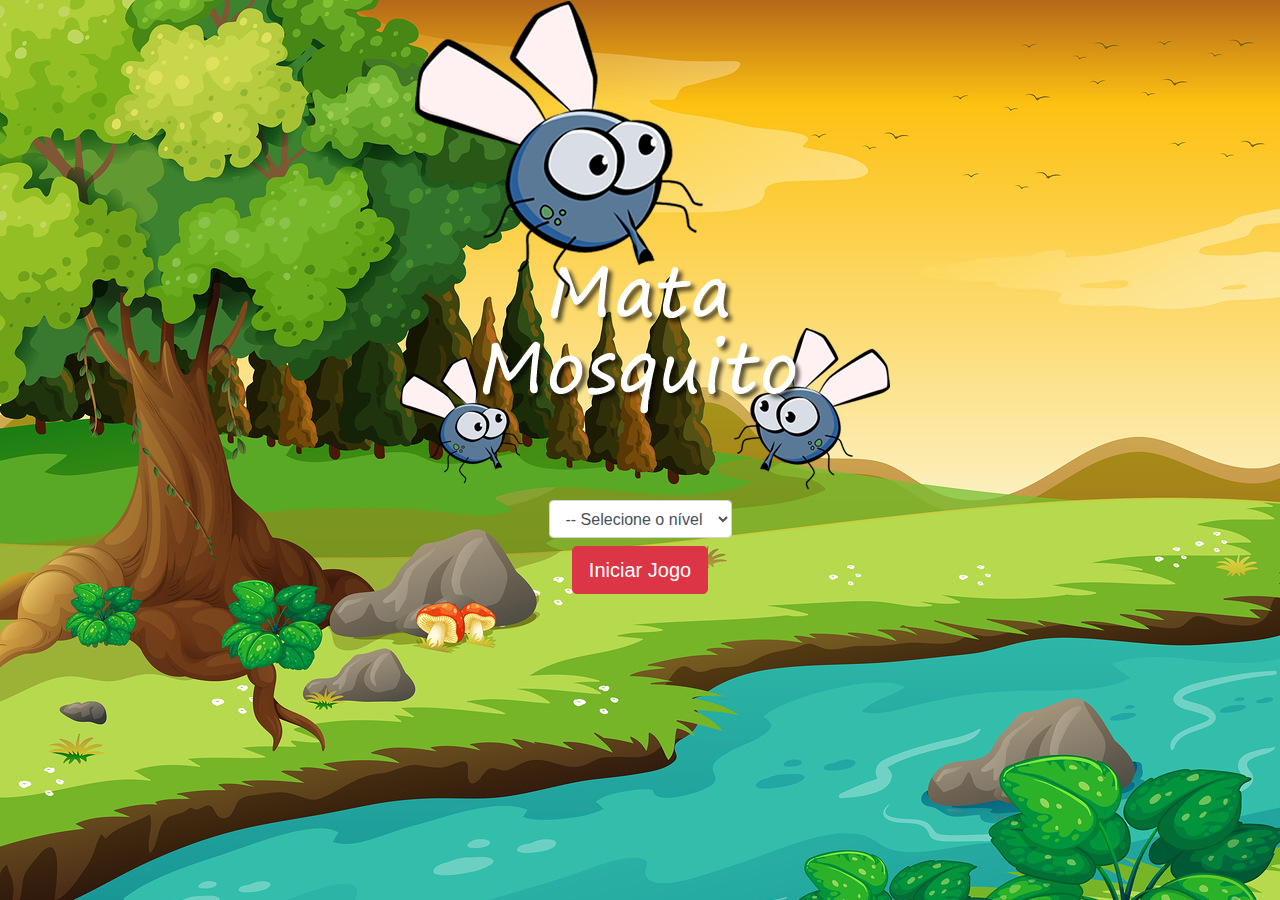
<file: index.html>
<!DOCTYPE html>
<html lang="en">
    <head>
        <meta charset="UTF-8">
        <meta http-equiv="X-UA-Compatible" content="IE=edge">
        <meta name="viewport" content="width=device-width, initial-scale=1.0">
        <title>Mata Mosquito</title>

        <link rel="stylesheet" href="https://maxcdn.bootstrapcdn.com/bootstrap/4.0.0/css/bootstrap.min.css" integrity="sha384-Gn5384xqQ1aoWXA+058RXPxPg6fy4IWvTNh0E263XmFcJlSAwiGgFAW/dAiS6JXm" crossorigin="anonymous">

        <link rel="stylesheet" href="css/style.css">

        <script>

            function iniciarJogo() {

                var nivel =  document.getElementById('nivel').value

                if (nivel === ''){
                    alert('Selecione um nível para iniciar o jogo')
                    return false
                }       
                window.location.href = "jogo-mosquito.html?" + nivel
            }

        </script>

    </head>
    <body>
         
        <div class="container">
            <div class="row">
                <div class="col">
                    <div class="d-flex justify-content-center">
                        <img src="img/game.png" alt="">
                    </div>
                </div>
            </div>

            <div class="row">
                <div class="col">
                    <div class="d-flex justify-content-center">
                        <div class="mb-2">
                            <select id="nivel" class="form-control">
                                <option value="">-- Selecione o nível</option>
                                <option value="normal">Normal</option>
                                <option value="dificil">Difício</option>
                                <option value="chucknorris">Chuck Norris</option>
                            </select>
                        </div>
                    </div>
                </div>
            </div>

            <div class="row">
                <div class="col">
                    <div class="d-flex justify-content-center">
                       <button type="button" class="btn btn-danger btn-lg" onclick="iniciarJogo()">Iniciar Jogo</button>
                    </div>
                </div>
            </div>
        </div>

    </body>
</html>
</file>
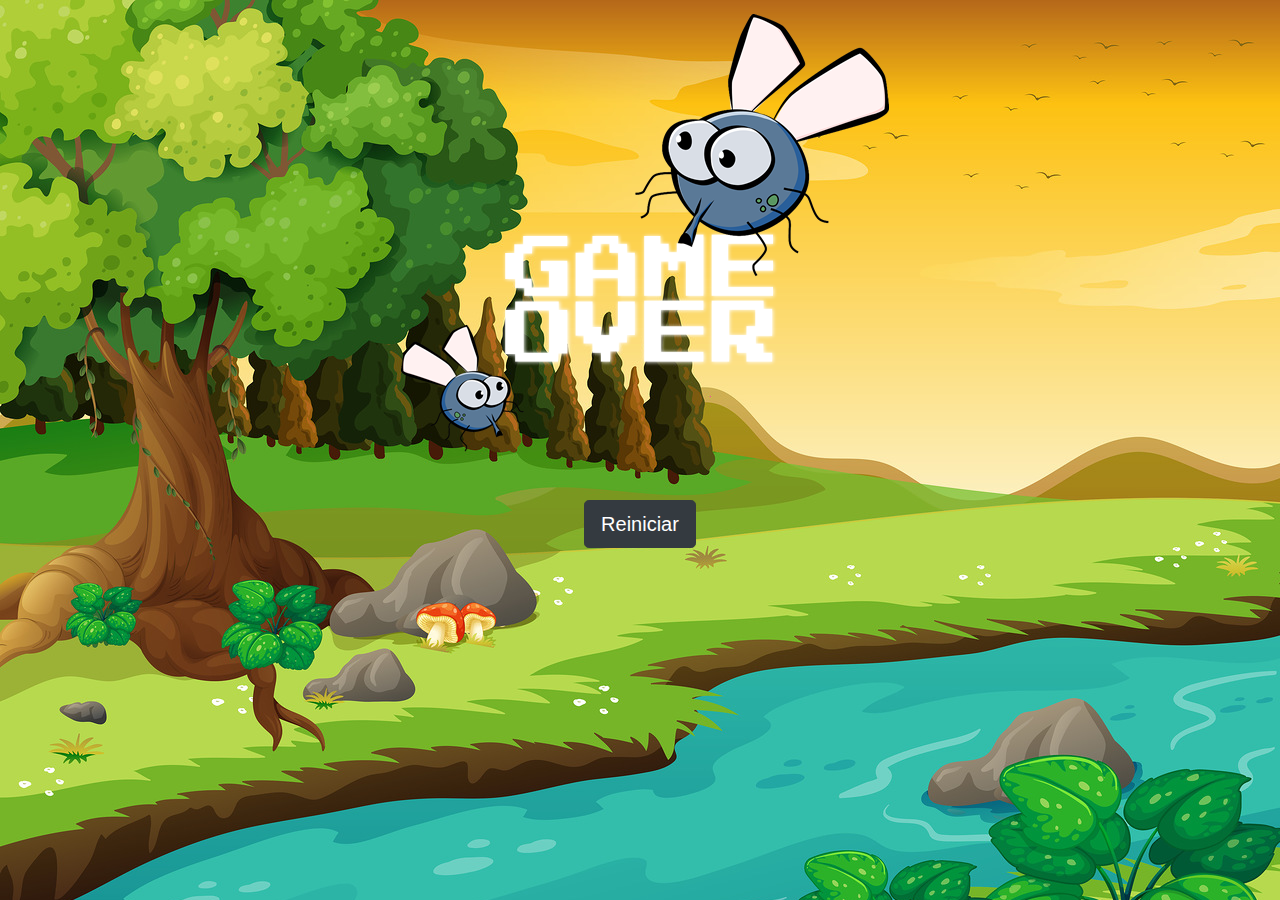
<file: fim_de_jogo.html>
<!DOCTYPE html>
<html lang="en">
    <head>
        <meta charset="UTF-8">
        <meta http-equiv="X-UA-Compatible" content="IE=edge">
        <meta name="viewport" content="width=device-width, initial-scale=1.0">
        <title>Mata Mosquito</title>

        <link rel="stylesheet" href="https://maxcdn.bootstrapcdn.com/bootstrap/4.0.0/css/bootstrap.min.css" integrity="sha384-Gn5384xqQ1aoWXA+058RXPxPg6fy4IWvTNh0E263XmFcJlSAwiGgFAW/dAiS6JXm" crossorigin="anonymous">

        <link rel="stylesheet" href="css/style.css">
    </head>
    <body>
         
        <div class="container">
            <div class="row">
                <div class="col">
                    <div class="d-flex justify-content-center">
                        <img src="img/game_over.png" alt="">
                    </div>
                </div>
            </div>

            <div class="row">
                <div class="col">
                    <div class="d-flex justify-content-center">
                       <button type="button" class="btn btn-dark btn-lg" onclick="window.location.href = 'index.html' ">Reiniciar</button>
                    </div>
                </div>
            </div>
        </div>

    </body>
</html>
</file>
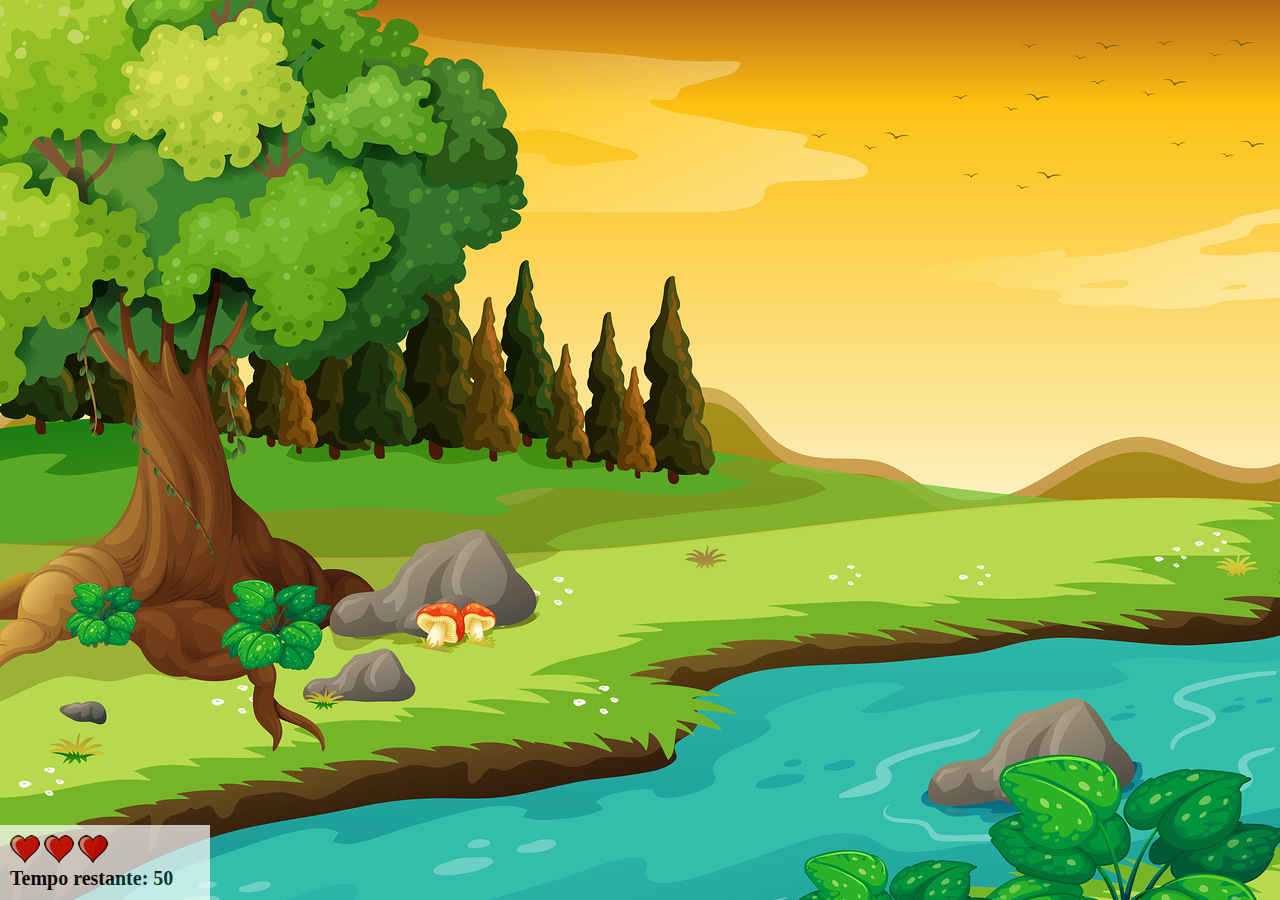
<file: jogo-mosquito.html>
<!DOCTYPE html>
<html lang="en">
    <head>
        <meta charset="UTF-8">
        <meta http-equiv="X-UA-Compatible" content="IE=edge">
        <meta name="viewport" content="width=device-width, initial-scale=1.0">
        <title>Mata mosquito</title>

        <link rel="stylesheet" href="css/style.css">

        <script src="js/script.js"></script>

    </head>
    <body onresize="ajustaTamanhoPalcoJogo()">
        
        <div class="painel">
            <div class="vidas">
                <img id="v1" src="img/coracao_cheio.png" >
                <img id="v2" src="img/coracao_cheio.png" >
                <img id="v3" src="img/coracao_cheio.png" >
            </div>
            <div class="cronometro">
                Tempo restante: <span id="cronometro"></span>
            </div>
        </div>

        <script>
            
            document.getElementById('cronometro').innerHTML = tempo

            var criarMosquito = setInterval(function() {
                posicaoRandomica()
            }, criarMosquitoTempo);

        </script>
    </body>
</html>
</file>
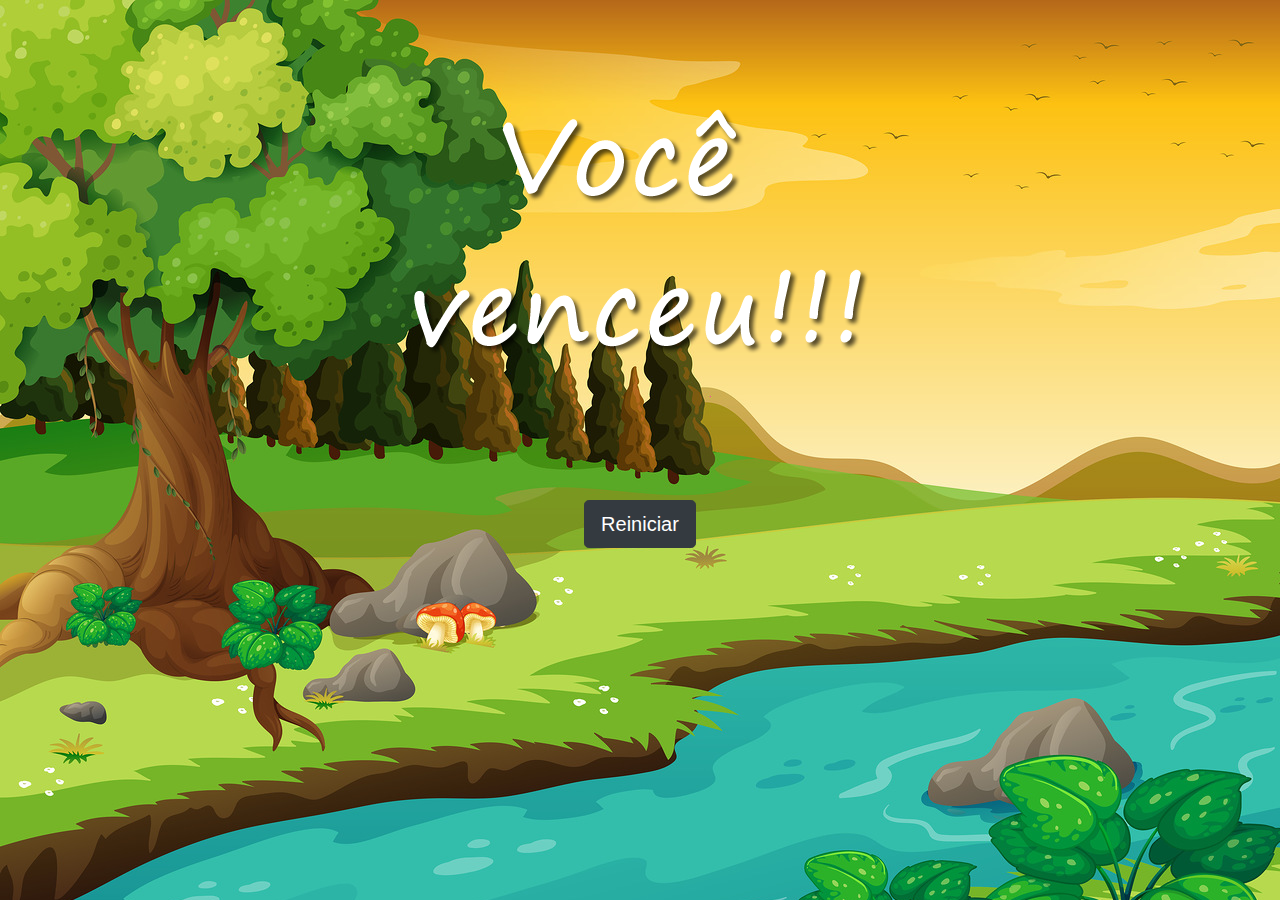
<file: vitoria.html>
<!DOCTYPE html>
<html lang="en">
    <head>
        <meta charset="UTF-8">
        <meta http-equiv="X-UA-Compatible" content="IE=edge">
        <meta name="viewport" content="width=device-width, initial-scale=1.0">
        <title>Mata Mosquito</title>

        <link rel="stylesheet" href="https://maxcdn.bootstrapcdn.com/bootstrap/4.0.0/css/bootstrap.min.css" integrity="sha384-Gn5384xqQ1aoWXA+058RXPxPg6fy4IWvTNh0E263XmFcJlSAwiGgFAW/dAiS6JXm" crossorigin="anonymous">

        <link rel="stylesheet" href="css/style.css">
    </head>
    <body>
         
        <div class="container">
            <div class="row">
                <div class="col">
                    <div class="d-flex justify-content-center">
                        <img src="img/vitoria.png" alt="">
                    </div>
                </div>
            </div>

            <div class="row">
                <div class="col">
                    <div class="d-flex justify-content-center">
                       <button type="button" class="btn btn-dark btn-lg" onclick="window.location.href = 'index.html' ">Reiniciar</button>
                    </div>
                </div>
            </div>
        </div>

    </body>
</html>
</file>
<file: css/style.css>
html{
    cursor:  url(../img/mata_mosca.png) 30 30, auto;
}

body {
    background-image: url(../img/bg.jpg);
    background-repeat: no-repeat;
    -webkit-background-size: cover;
    -o-background-size: cover;
    -moz-background-size: cover;
    background-size: cover;
}


.mosquito1 {
    width: 50px;
    height: 50px;
}

.mosquito2 {
    width: 70px ;
    height: 70px ;
}

.mosquito3 {
    width: 90px;
    height: 90px;
}

.ladoA{
    transform: scaleX(1);
}


.ladoB{
    transform: scaleX(-1);
}

.painel {
    position: absolute;
    width: 190px;
    padding: 10px;
    left: 0;
    bottom: 0;
    border-top: 1px #fff;
    background-color: #fff;
    opacity: 0.7;
}

.vidas {
    float: left;
}

.cronometro {
    float: left;
    font-size: 20px;
    font-weight: bold;
}
</file>
